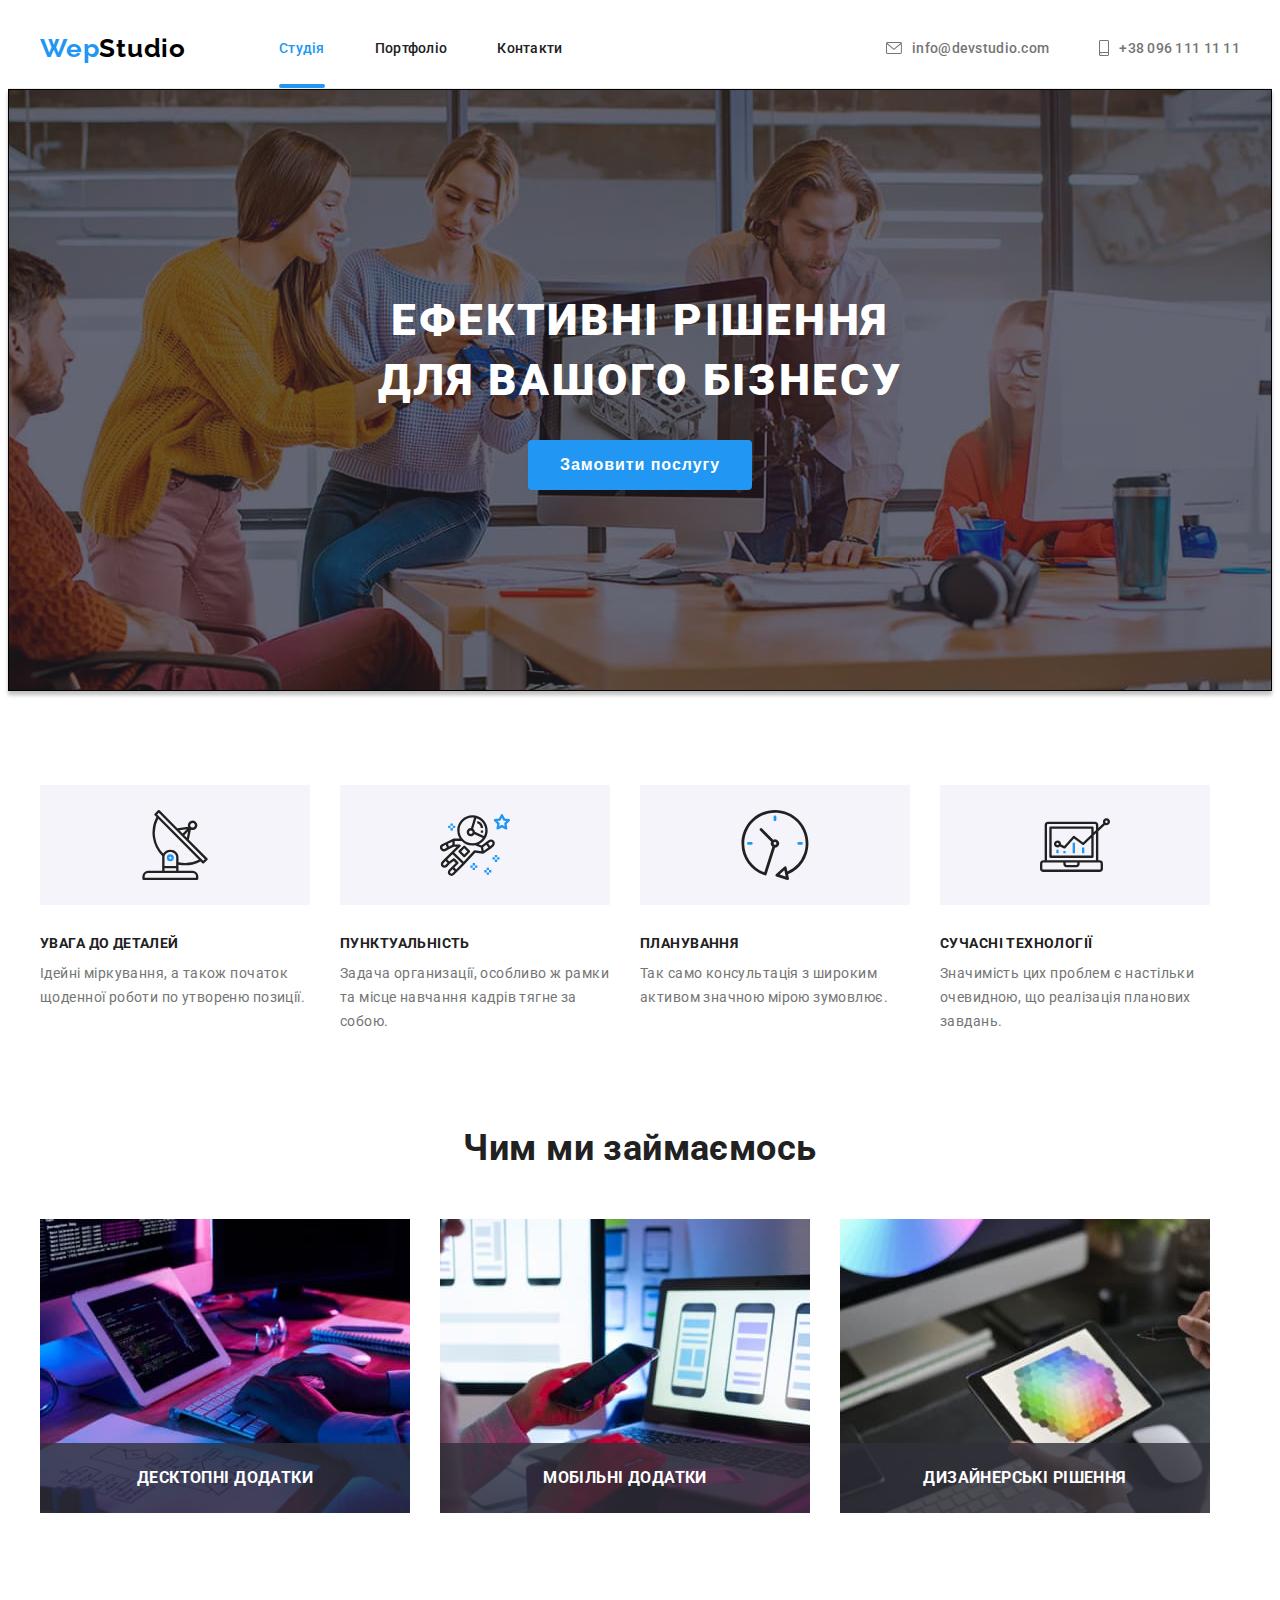
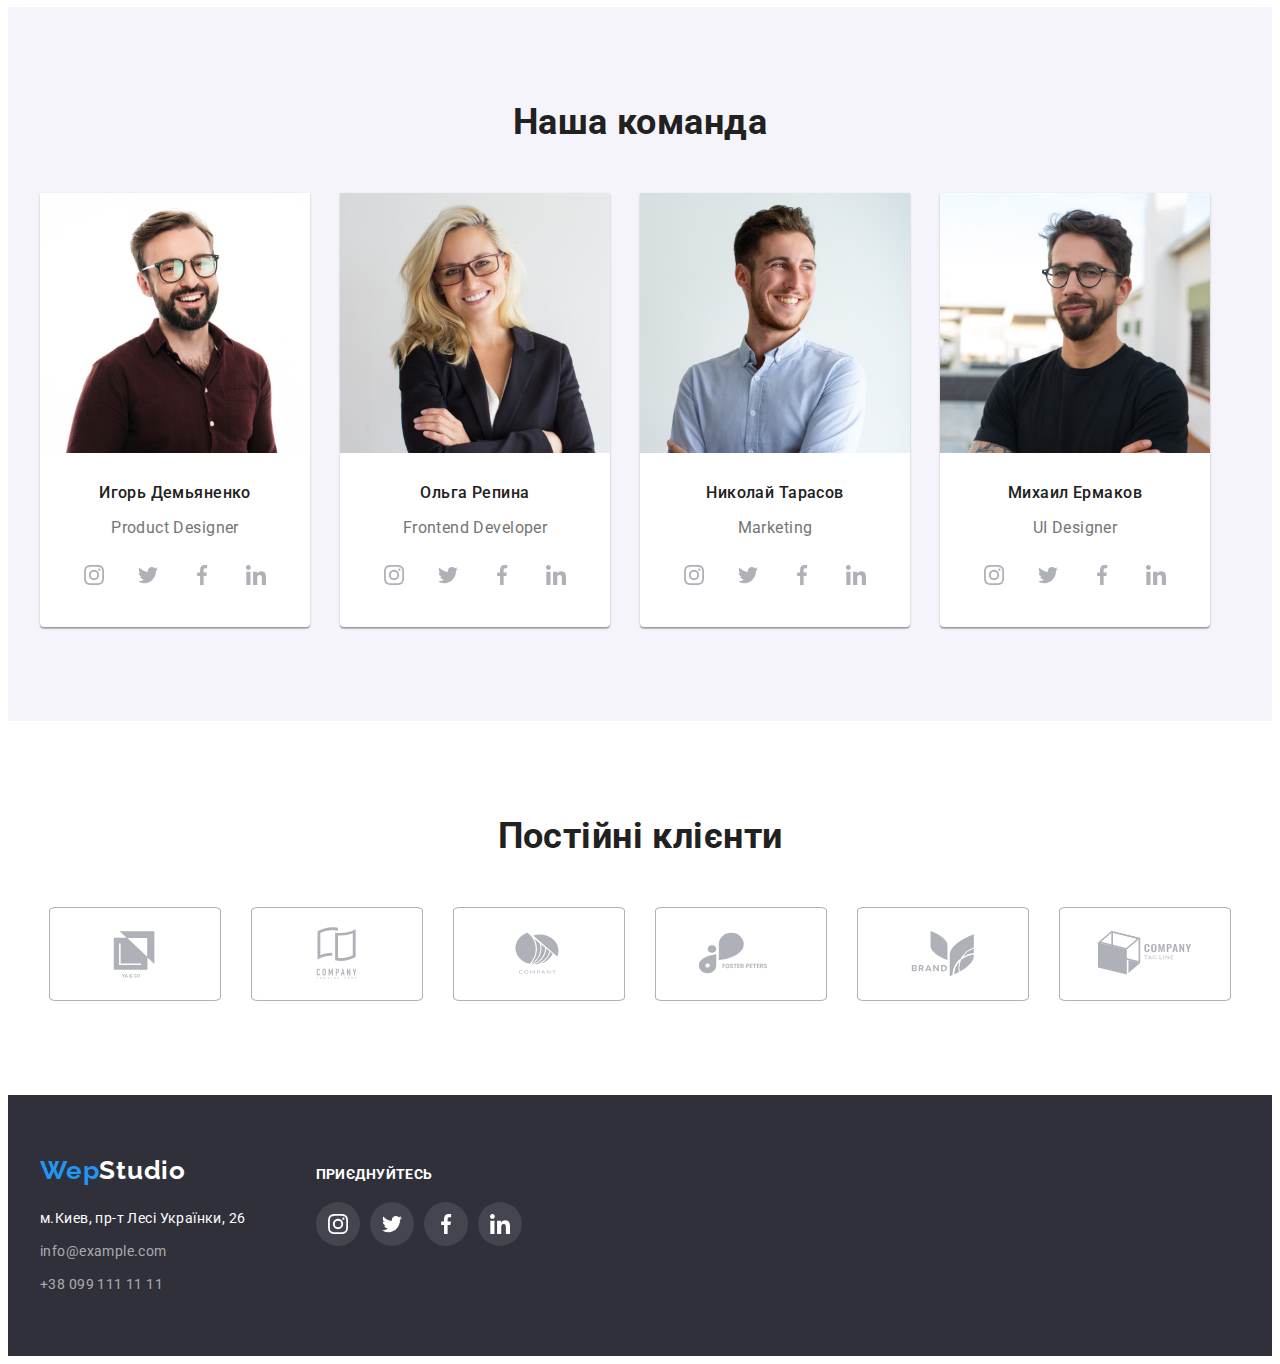
<file: index.html>
<!DOCTYPE html>
<html lang="uk">

<head>
    <meta charset="UTF-8">
    <meta http-equiv="X-UA-Compatible" content="IE=edge">
    <meta name="viewport" content="width=device-width, initial-scale=1.0">
    <title>Demo site hw4</title>
    <link rel="preconnect" href="https://fonts.googleapis.com">
    <link rel="preconnect" href="https://fonts.gstatic.com" crossorigin>
    <link href="https://fonts.googleapis.com/css2?family=Raleway:wght@700&family=Roboto:wght@400;500;700&display=swap"
        rel="stylesheet">
    <link rel="stylesheet" href="https://cdnjs.cloudflare.com/ajax/libs/modern-normalize/1.1.0/modern-normalize.min.css"
        integrity="sha512-wpPYUAdjBVSE4KJnH1VR1HeZfpl1ub8YT/NKx4PuQ5NmX2tKuGu6U/JRp5y+Y8XG2tV+wKQpNHVUX03MfMFn9Q=="
        crossorigin="anonymous" referrerpolicy="no-referrer" />
    <link rel="stylesheet" href="./css/style.css">
</head>

<body>

    <header class="header header-border">
        <div class="container">
            <nav class="nav">
                <a href="./index.html" class="logo link">Wep<span class="logo-black">Studio</span></a>
                <ul class="nav-list list">
                    <li class="nav-item">
                        <a href="./index.html" class="nav-link link current">Студія</a>
                    </li>
                    <li class="nav-item">
                        <a href="./portfolio.html" class="nav-link link">Портфоліо</a>
                    </li>
                    <li class="nav-item">
                        <a href="#" class="nav-link link">Контакти</a>
                    </li>
                </ul>
            </nav>
            <ul class="contacts-list list">
                <li class="contacts-item">                    
                    <a href="mailto:info@devstudio.com"
                        class="contacts-link link">
                        <svg class="contacts-icons" width="16px" height="12px">
                          <use href="./img/icons.svg#icon-envelope"></use>
                        </svg>
                        info@devstudio.com
                    </a>
                    </li>
                <li class="contacts-item">
                    <a href="tel:+380961111111" class="contacts-link link">
                <svg class="contacts-icons" width="10px" height="16px">
                    <use href="./img/icons.svg#icon-smartphone"></use>
                </svg>
                    +38 096 111 11 11
                </a>
                </li>
            </ul>

        </div>
    </header>

    <!--Herroy section-->

    <main>
        <section class="hero-section">
            <div class="container hero-container">
                <h1 class="hero-title">Ефективні рішення <br> для вашого бізнесу</h1>
                <button type="button" class="hero-button" data-modal-open>Замовити послугу</button>
            </div>
        </section>

        <!--Scils section-->

        <section class="scils">
            <div class="container">                
                <h2 class="visually-hidden">Що ми пропонуєпо</h2>
                <ul class="scils-list list">
                    <li class="scils-link link">
                        <div class="scils-box">
                            <svg class="scils-icons" width="70px" height="70px">
                                <use href="./img/icons.svg#icon-antenna"></use>
                            </svg>
                        </div>
                        <h3 class="skils-title">Увага до деталей</h3>
                        <p class="scils-text">Ідейні міркування, а також початок щоденної роботи по утвореню позиції.
                        </p>
                    </li>
                    <li class="scils-link link">
                        <div class="scils-box">
                            <svg class="scils-icons" width="70px" height="70px">
                                <use href="./img/icons.svg#icon-astronaut"></use>
                            </svg>
                        </div>
                        <h3 class="skils-title">Пунктуальність</h3>
                        <p class="scils-text">Задача организації, особливо ж рамки та місце навчання кадрів тягне за
                            собою.</p>
                    </li>
                    <li class="scils-link link">
                        <div class="scils-box">
                            <svg class="scils-icons" width="70px" height="70px">
                                <use href="./img/icons.svg#icon-clock"></use>
                            </svg>
                        </div>
                        <h3 class="skils-title">Планування</h3>
                        <p class="scils-text">Так само консультація з широким активом значною мірою зумовлює.</p>
                    </li>
                    <li class="scils-link link">
                        <div class="scils-box">
                            <svg class="scils-icons" width="70px" height="70px">
                                <use href="./img/icons.svg#icon-diagram"></use>
                            </svg>
                        </div>
                        <h3 class="skils-title">Сучасні технології</h3>
                        <p class="scils-text">Значимість цих проблем є настільки очевидною, що реалізація планових
                            завдань.</p>
                    </li>

                </ul>
            </div>
        </section>

        <!--Woot duit section-->

        <section class="duit">
            <div class="container duit-container">
                <h2 class="section-title">Чим ми займаємось</h2>
                <ul class="duit-list list">
                    <li class="duit-item">
                        <div class="duit-position">
                            <img src="./img/p1.jpg" alt="кодим" width="370" height="294" class="duit-img">
                            <div class="duit-box">
                                <h3>ДЕСКТОПНІ ДОДАТКИ</h3>
                            </div>
                        </div>
                    </li>
                    <li class="duit-item">
                        <div class="duit-position">
                            <img src="./img/p2.jpg" alt="розробляєм" width="370" height="294" class="duit-img">
                            <div class="duit-box">
                                <h3>МОБІЛЬНІ ДОДАТКИ</h3>
                            </div>  
                        </div>                          
                    </li>
                    <li class="duit-item">
                        <div class="duit-position">
                            <img src="./img/p3.jpg" alt="тестуєм" width="370" height="294" class="duit-img">
                            <div class="duit-box">
                                <h3>ДИЗАЙНЕРСЬКІ РІШЕННЯ</h3>
                            </div>
                        </div>                        
                    </li>
                </ul>
            </div>
        </section>

        <!--Teem section-->

        <section class="teem">
            <div class="container">
                <h2 class="section-title">Наша команда</h2>
                <ul class="teem-list list">
                    <li class="teem-item">
                        <img src="./img/Teem1.jpg" alt="Игорь" width="270" height="260">
                        <div class="teem-card-box">
                            <h3 class="teem-title">Игорь Демьяненко</h3>
                            <p class="teem-text">Product Designer</p>
                            <ul class="list teem-icon-list">
                                <li>
                                    <a class="link teem-icon-link" href="#" target="_blank" rel="noopener noreferrer" aria-label="instagram">
                                        <svg class="teem-icons" width="20px" height="20px">
                                            <use href="./img/icons.svg#icon-instagram"></use>
                                        </svg>
                                    </a>
                                </li>   
                                <li>
                                    <a class="link teem-icon-link" href="#" target="_blank" rel="noopener noreferrer" aria-label="twitter">
                                        <svg class="teem-icons" width="20px" height="20px">
                                            <use href="./img/icons.svg#icon-twitter"></use>
                                        </svg>
                                    </a>
                                </li>
                                <li>
                                    <a class="link teem-icon-link" href="#" target="_blank" rel="noopener noreferrer" aria-label="facebook">
                                        <svg class="teem-icons" width="20px" height="20px">
                                            <use href="./img/icons.svg#icon-facebook"></use>
                                        </svg>
                                    </a>
                                </li>
                                <li>
                                    <a class="link teem-icon-link" href="#" target="_blank" rel="noopener noreferrer" aria-label="linkedin">
                                        <svg class="teem-icons" width="20px" height="20px">
                                            <use href="./img/icons.svg#icon-linkedin"></use>
                                        </svg>
                                    </a>                                    
                                </li>
                            </ul>
                            
                        </div>
                    </li>
                    <li class="teem-item">
                        <img src="./img/olga.jpg" alt="Ольга" width="270" height="260">
                        <div class="teem-card-box">
                            <h3 class="teem-title">Ольга Репина</h3>
                            <p class="teem-text">Frontend Developer</p>
                            <ul class="list teem-icon-list">
                                <li>
                                    <a class="link teem-icon-link" href="#" target="_blank" rel="noopener noreferrer" aria-label="instagram">
                                        <svg class="teem-icons" width="20px" height="20px">
                                            <use href="./img/icons.svg#icon-instagram"></use>
                                        </svg>
                                    </a>
                                </li>
                                <li>
                                    <a class="link teem-icon-link" href="#" target="_blank" rel="noopener noreferrer" aria-label="twitter">
                                        <svg class="teem-icons" width="20px" height="20px">
                                            <use href="./img/icons.svg#icon-twitter"></use>
                                        </svg>
                                    </a>
                                </li>
                                <li>
                                    <a class="link teem-icon-link" href="#" target="_blank" rel="noopener noreferrer" aria-label="facebook">
                                        <svg class="teem-icons" width="20px" height="20px">
                                            <use href="./img/icons.svg#icon-facebook"></use>
                                        </svg>
                                    </a>
                                </li>
                                <li>
                                    <a class="link teem-icon-link" href="#" target="_blank" rel="noopener noreferrer" aria-label="linkedin">
                                        <svg class="teem-icons" width="20px" height="20px">
                                            <use href="./img/icons.svg#icon-linkedin"></use>
                                        </svg>
                                    </a>                                    
                                </li>
                            </ul>
                        </div>
                    </li>
                    <li class="teem-item">
                        <img src="./img/Teem3.jpg" alt="Николай" width="270" height="260">
                        <div class="teem-card-box">
                            <h3 class="teem-title">Николай Тарасов</h3>
                            <p class="teem-text">Marketing</p>
                            <ul class="list teem-icon-list">
                                <li>
                                    <a class="link teem-icon-link" href="#" target="_blank" rel="noopener noreferrer" aria-label="instagram">
                                        <svg class="teem-icons" width="20px" height="20px">
                                            <use href="./img/icons.svg#icon-instagram"></use>
                                        </svg>
                                    </a>
                                </li>
                                <li>
                                    <a class="link teem-icon-link" href="#" target="_blank" rel="noopener noreferrer" aria-label="twitter">
                                        <svg class="teem-icons" width="20px" height="20px">
                                            <use href="./img/icons.svg#icon-twitter"></use>
                                        </svg>
                                    </a>
                                </li>
                                <li>
                                    <a class="link teem-icon-link" href="#" target="_blank" rel="noopener noreferrer" aria-label="facebook">
                                        <svg class="teem-icons" width="20px" height="20px">
                                            <use href="./img/icons.svg#icon-facebook"></use>
                                        </svg>
                                    </a>
                                </li>
                                <li>
                                    <a class="link teem-icon-link" href="#" target="_blank" rel="noopener noreferrer" aria-label="linkedin">
                                        <svg class="teem-icons" width="20px" height="20px">
                                            <use href="./img/icons.svg#icon-linkedin"></use>
                                        </svg>                                   
                                    </a>
                                </li>
                            </ul>
                        </div>
                    </li>
                    <li class="teem-item">
                        <img src="./img/Teem4.jpg" alt="Михаил" width="270" height="260">
                        <div class="teem-card-box">
                            <h3 class="teem-title">Михаил Ермаков</h3>
                            <p class="teem-text">UI Designer</p>
                            <ul class="list teem-icon-list">
                                <li>
                                    <a class="link teem-icon-link" href="#" target="_blank" rel="noopener noreferrer" aria-label="instagram">
                                        <svg class="teem-icons" width="20px" height="20px">
                                            <use href="./img/icons.svg#icon-instagram"></use>
                                        </svg>
                                    </a>
                                </li>
                                <li>
                                    <a class="link teem-icon-link" href="#" target="_blank" rel="noopener noreferrer" aria-label="twitter">
                                        <svg class="teem-icons" width="20px" height="20px">
                                            <use href="./img/icons.svg#icon-twitter"></use>
                                        </svg>
                                    </a>
                                </li>
                                <li>
                                    <a class="link teem-icon-link" href="#" target="_blank" rel="noopener noreferrer" aria-label="facebook">
                                        <svg class="teem-icons" width="20px" height="20px">
                                            <use href="./img/icons.svg#icon-facebook"></use>
                                        </svg>
                                    </a>
                                </li>
                                <li>
                                    <a class="link teem-icon-link" href="#" target="_blank" rel="noopener noreferrer" aria-label="linkedin">
                                        <svg class="teem-icons" width="20px" height="20px">
                                            <use href="./img/icons.svg#icon-linkedin"></use>
                                        </svg>                                    
                                    </a>
                                </li>
                            </ul>
                        </div>
                    </li>
                </ul>
            </div>
        </section>

        <!-- clients section -->
        <section class="clients">
            <div class="container">
                <h2 class="section-title">Постійні клієнти</h2>
                <ul class="list clients-list">
                    <li class="clients-item">
                        <a class="link clients-icon-link" href="#" target="_blank" rel="noopener noreferrer" aria-label="логотип першої компанії">
                            <svg class="clients-icons" width="106px" height="60px">
                                <use href="./img/icons.svg#icon-Logo-1"></use>
                            </svg>
                        </a>
                    </li>
                    <li class="clients-item">
                        <a class="link clients-icon-link" href="#" target="_blank" rel="noopener noreferrer"
                            aria-label="логотип другої компанії">
                            <svg class="clients-icons" width="106px" height="60px">
                                <use href="./img/icons.svg#icon-Logo-2"></use>
                            </svg>
                        </a>
                    </li>
                    <li class="clients-item">
                        <a class="link clients-icon-link" href="#" target="_blank" rel="noopener noreferrer"
                            aria-label="логотип третьої компанії">
                            <svg class="clients-icons" width="106px" height="60px">
                                <use href="./img/icons.svg#icon-Logo-3"></use>
                            </svg>
                        </a>
                    </li>
                    <li class="clients-item">
                        <a class="link clients-icon-link" href="#" target="_blank" rel="noopener noreferrer"
                            aria-label="логотип четвертої компанії">
                            <svg class="clients-icons" width="106px" height="60px">
                                <use href="./img/icons.svg#icon-Logo-4"></use>
                            </svg>
                        </a>
                    </li>
                    <li class="clients-item">
                        <a class="link clients-icon-link" href="#" target="_blank" rel="noopener noreferrer"
                            aria-label="логотип пятої компанії">
                            <svg class="clients-icons" width="106px" height="60px">
                                <use href="./img/icons.svg#icon-Logo-5"></use>
                            </svg>
                        </a>
                    </li>
                    <li class="clients-item">
                        <a class="link clients-icon-link" href="#" target="_blank" rel="noopener noreferrer"
                            aria-label="логотип шостої компанії">
                            <svg class="clients-icons" width="106px" height="60px">
                                <use href="./img/icons.svg#icon-Logo-6"></use>
                            </svg>
                        </a>
                    </li>
                </ul>
            </div>
        </section>

    </main>

    <!--Footer-->

    <footer class="footer">
        <div class="container footer-conteiner">
            <div>
                <a href="./index.html" class="logo link">Wep<span class="logo-white">Studio</span></a>
                <address class="address">
                    <ul class="list footer-list">
                        <li class="footer-item"><a href="https://goo.gl/maps/E31LjMS4C6WuwfjZA" target="_blank"
                                rel="noopener nofollow noreferrer" class="map link">
                                м.Киев, пр-т Лесі Українки, 26</a></li>
                        <li class="footer-item"><a href="mailto:info@example.com" class="link">info@example.com</a></li>
                        <li class="footer-item"><a href="tel:+380991111111" class="link">+38 099 111 11 11</a></li>
                    </ul>
                </address>
            </div>
            <div class="social">
                <h2 class="footer-title">Приєднуйтесь</h2>
                <ul class="list footer-icon-list">
                    <li>
                        <a class="link footer-icon-link" href="#" target="_blank" rel="noopener noreferrer" aria-label="instagram">
                            <svg class="footer-icons" width="20px" height="20px">
                                <use href="./img/icons.svg#icon-instagram"></use>
                            </svg>
                        </a>
                    </li>
                    <li>
                        <a class="link footer-icon-link" href="#" target="_blank" rel="noopener noreferrer" aria-label="twitter">
                            <svg class="footer-icons" width="20px" height="20px">
                                <use href="./img/icons.svg#icon-twitter"></use>
                            </svg>
                        </a>
                    </li>
                    <li>
                        <a class="link footer-icon-link" href="#" target="_blank" rel="noopener noreferrer" aria-label="facebook">
                            <svg class="footer-icons" width="20px" height="20px">
                                <use href="./img/icons.svg#icon-facebook"></use>
                            </svg>
                        </a>
                    </li>
                    <li>
                        <a class="link footer-icon-link" href="#" target="_blank" rel="noopener noreferrer" aria-label="linkedin">
                            <svg class="footer-icons" width="20px" height="20px">
                                <use href="./img/icons.svg#icon-linkedin"></use>
                            </svg>
                        </a>                        
                    </li>
                </ul>
            </div>
        </div>
    </footer>

<!-- Modal window -->

    <div class="backdrop is-hidden" data-modal >
        <div class="modal">
            <button class="modal-button" data-modal-close>
                <svg class="modal-icons" width="18px" height="18px">
                    <use href="./img/icons.svg#icon-close"></use>
                </svg>
            </button>
        </div>
    </div>

    <script src="./js/modal.js"></script>
</body>

</html>
</file>
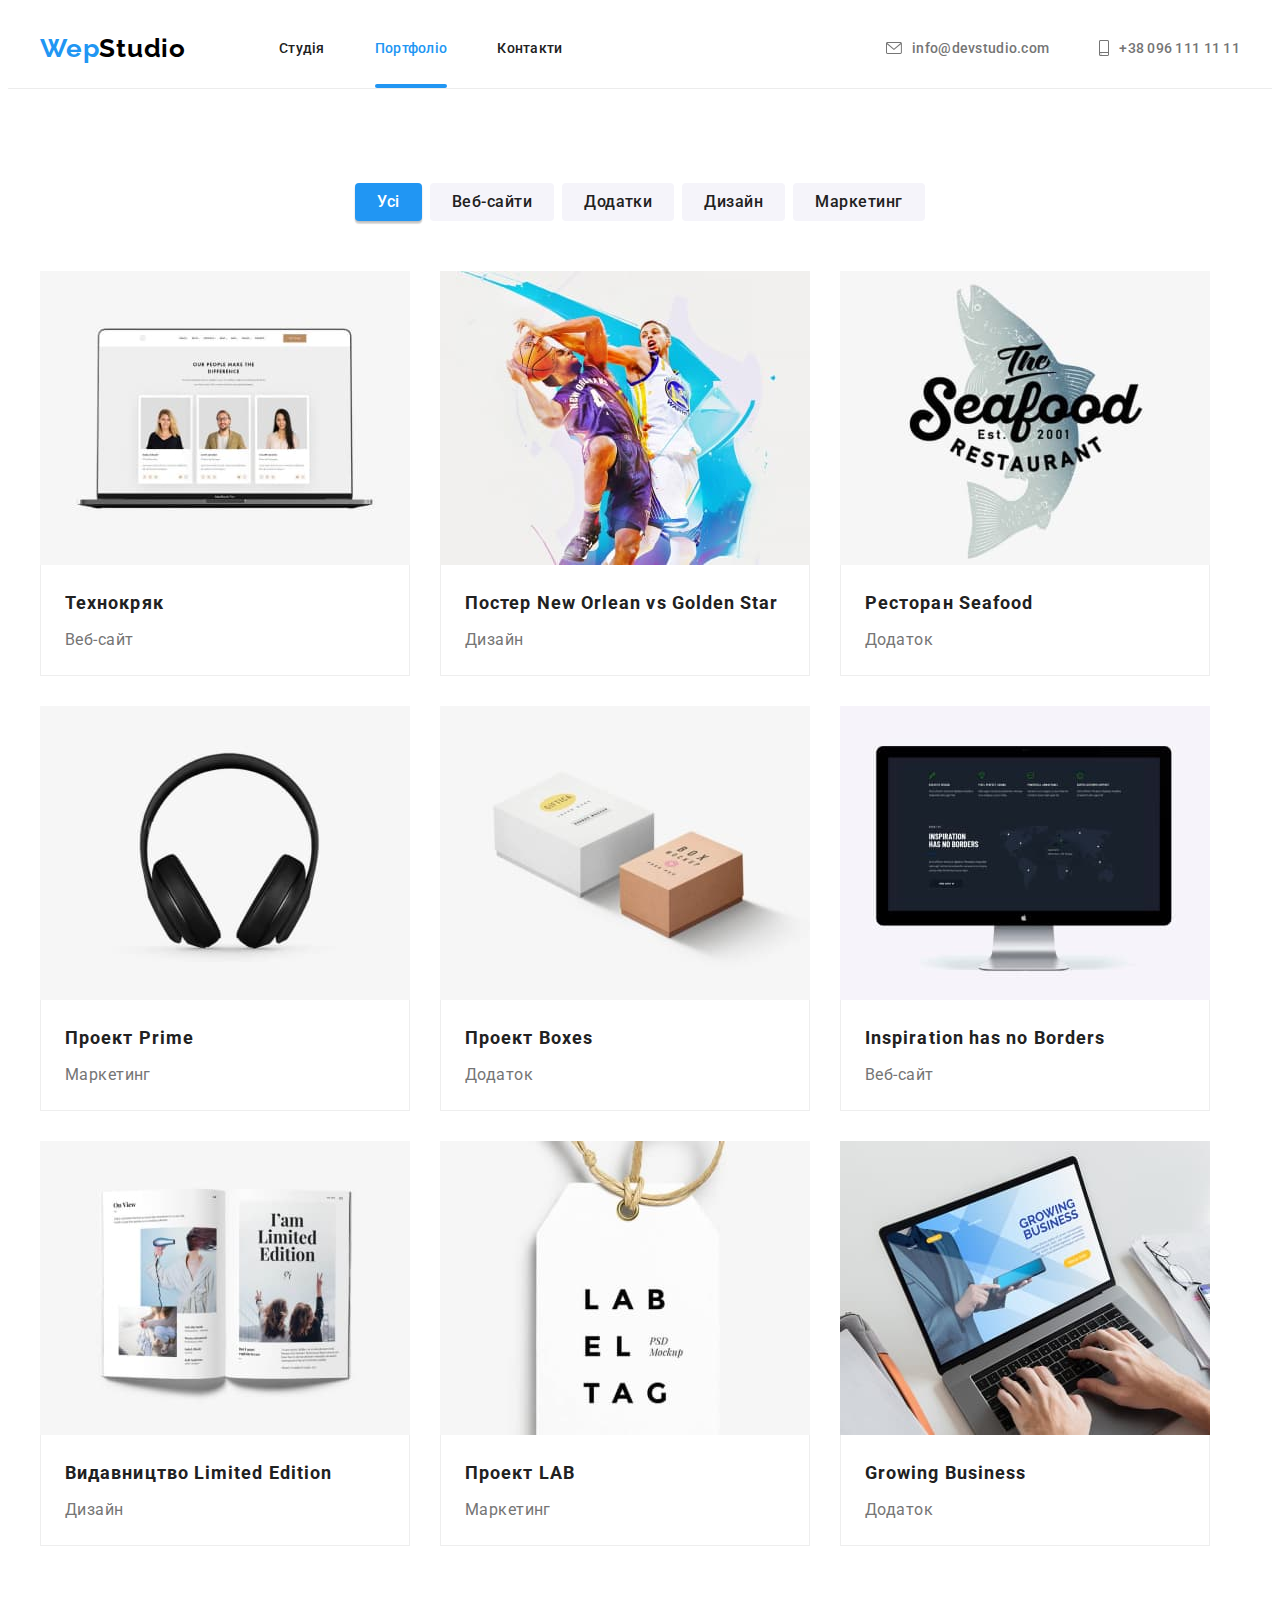
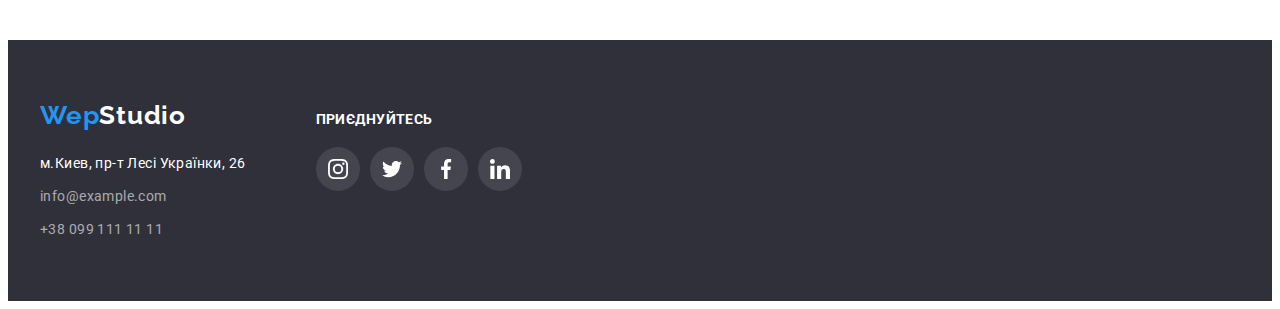
<file: portfolio.html>
<!DOCTYPE html>
<html lang="uk">

<head>
    <meta charset="UTF-8">
    <meta http-equiv="X-UA-Compatible" content="IE=edge">
    <meta name="viewport" content="width=device-width, initial-scale=1.0">
    <title>demo site hw4 portfolio</title>
    <link rel="preconnect" href="https://fonts.googleapis.com">
    <link rel="preconnect" href="https://fonts.gstatic.com" crossorigin>
    <link href="https://fonts.googleapis.com/css2?family=Raleway:wght@700&family=Roboto:wght@400;500;700&display=swap"
        rel="stylesheet">
    <link rel="stylesheet" href="https://cdnjs.cloudflare.com/ajax/libs/modern-normalize/1.1.0/modern-normalize.min.css"
        integrity="sha512-wpPYUAdjBVSE4KJnH1VR1HeZfpl1ub8YT/NKx4PuQ5NmX2tKuGu6U/JRp5y+Y8XG2tV+wKQpNHVUX03MfMFn9Q=="
        crossorigin="anonymous" referrerpolicy="no-referrer" />
    <link rel="stylesheet" href="./css/style.css">
</head>

<body>
    <header class="header header-border">
        <div class="container">
            <nav class="nav">
                <a href="./index.html" class="logo link">Wep<span class="logo-black">Studio</span></a>
                <ul class="nav-list list">
                    <li class="nav-item">
                        <a href="./index.html" class="nav-link link">Студія</a>
                    </li>
                    <li class="nav-item">
                        <a href="./portfolio.html" class="nav-link link current">Портфоліо</a>
                    </li>
                    <li class="nav-item">
                        <a href="#" class="nav-link link">Контакти</a>
                    </li>
                </ul>
            </nav>
            <ul class="contacts-list list">
                <li class="contacts-item">
    
                    <a href="mailto:info@devstudio.com" class="contacts-link link">
                        <svg class="contacts-icons" width="16px" height="12px">
                            <use href="./img/icons.svg#icon-envelope"></use>
                        </svg>
                        info@devstudio.com
                    </a>
                </li>
                <li class="contacts-item"><a href="tel:+380961111111" class="contacts-link link">
                        <svg class="contacts-icons" width="10px" height="16px">
                            <use href="./img/icons.svg#icon-smartphone"></use>
                        </svg>
                        +38 096 111 11 11
                    </a>
                </li>
            </ul>
    
        </div>
    </header>

    <main>
        <!-- section link -->
        <section>
            <div class="container">
                <h1 class="visually-hidden">Список посилань</h1>
                <ul class="button-list list">
                    <li>
                        <button type=button class="item-button current-button">Усі</button>
                    </li>
                    <li>
                        <button type=button class="item-button">Веб-сайти</button>
                    </li>
                    <li>
                        <button type=button class="item-button">Додатки</button>
                    </li>
                    <li>
                        <button type=button class="item-button">Дизайн</button>
                    </li>
                    <li>
                        <button type=button class="item-button">Маркетинг</button>
                    </li>
                </ul>

                <!-- projects-->

                <ul class="list container-projects">
                    <li class="projects-item">
                        <a href="#" class="projects-link link">
                            <div class="projects-img">
                                <img src="./img/технокряк.jpg" alt="ноутбук з сайтом в моніторі" width="370" height="294">
                                <div class="overlay">
                                    <p class="overlay-text">Ресурс пропонує комплексні пропозиції з різним рівнем функціоналу та сервісів. Все це
                                        дозволить відвідувачу отримати
                                        вичерпні відомості про компанію чи приватну особу</p>
                                </div>
                            </div>                            
                            <div class="projects-wrapper">
                                <h2 class="projects-title">Технокряк</h2>
                                <p class="projects-text">Веб-сайт</p>
                            </div>
                        </a>
                    </li>
                    <li class="projects-item">
                        <a href="#" class="projects-link link">
                            <div class="projects-img">
                            <img src="./img/постер.jpg" alt="два баскетболісти" width="370" height="294">
                                <div class="overlay">
                                    <p class="overlay-text">Ресурс пропонує комплексні пропозиції з різним рівнем функціоналу та сервісів. Все це
                                        дозволить відвідувачу отримати
                                        вичерпні відомості про компанію чи приватну особу</p>
                                </div>
                            </div>
                            <div class="projects-wrapper">
                                <h2 class="projects-title">Постер <span lang="en">New Orlean vs Golden Star</span></h2>
                                <p class="projects-text">Дизайн</p>
                            </div>
                        </a>
                    </li>
                    <li class="projects-item">
                        <a href="#" class="projects-link link">
                            <div class="projects-img">
                            <img src="./img/ресторан.jpg" alt="логотип ресторану" width="370" height="294">
                                <div class="overlay">
                                    <p class="overlay-text">Ресурс пропонує комплексні пропозиції з різним рівнем функціоналу та сервісів. Все це
                                        дозволить відвідувачу отримати
                                        вичерпні відомості про компанію чи приватну особу</p>
                                </div>
                            </div>
                            <div class="projects-wrapper">
                                <h2 class="projects-title">Ресторан <span lang="en">Seafood</span></h2>
                                <p class="projects-text">Додаток</p>
                            </div>
                        </a>
                    </li>
                    <li class="projects-item">
                        <a href="#" class="projects-link link">
                            <div class="projects-img">
                            <img src="./img/проект_прайм.jpg" alt="наушники" width="370" height="294">
                                <div class="overlay">
                                    <p class="overlay-text">Ресурс пропонує комплексні пропозиції з різним рівнем функціоналу та сервісів. Все це
                                        дозволить відвідувачу отримати
                                        вичерпні відомості про компанію чи приватну особу</p>
                                </div>
                            </div>
                            <div class="projects-wrapper">
                                <h2 class="projects-title">Проект <span lang="en">Prime</span></h2>
                                <p class="projects-text">Маркетинг</p>
                            </div>
                        </a>
                    </li>
                    <li class="projects-item">
                        <a href="#" class="projects-link link">
                            <div class="projects-img">
                            <img src="./img/проект_бокс.jpg" alt="дві коробочки" width="370" height="294">
                                <div class="overlay">
                                    <p class="overlay-text">Ресурс пропонує комплексні пропозиції з різним рівнем функціоналу та сервісів. Все це
                                        дозволить відвідувачу отримати
                                        вичерпні відомості про компанію чи приватну особу</p>
                                </div>
                            </div>
                            <div class="projects-wrapper">
                                <h2 class="projects-title">Проект <span lang="en">Boxes</span></h2>
                                <p class="projects-text">Додаток</p>
                            </div>
                        </a>
                    </li>
                    <li class="projects-item">
                        <a href="#" class="projects-link link">
                            <div class="projects-img">
                            <img src="./img/iнспірайшон.jpg" alt="монітор компютера" width="370" height="294">
                                <div class="overlay">
                                    <p class="overlay-text">Ресурс пропонує комплексні пропозиції з різним рівнем функціоналу та сервісів. Все це
                                        дозволить відвідувачу отримати
                                        вичерпні відомості про компанію чи приватну особу</p>
                                </div>
                            </div>
                            <div class="projects-wrapper">
                                <h2 lang="en" class="projects-title">Inspiration has no Borders</h2>
                                <p class="projects-text">Веб-сайт</p>
                            </div>
                        </a>
                    </li>
                    <li class="projects-item">
                        <a href="#" class="projects-link link">
                            <div class="projects-img">
                            <img src="./img/Видавництво.jpg" alt="книжка з малюнками" width="370" height="294">
                                <div class="overlay">
                                    <p class="overlay-text">Ресурс пропонує комплексні пропозиції з різним рівнем функціоналу та сервісів. Все це
                                        дозволить відвідувачу отримати
                                        вичерпні відомості про компанію чи приватну особу</p>
                                </div>
                            </div>
                            <div class="projects-wrapper">
                                <h2 class="projects-title">Видавництво <span lang="en">Limited Edition</span></h2>
                                <p class="projects-text">Дизайн</p>
                            </div>
                        </a>
                    </li>
                    <li class="projects-item">
                        <a href="#" class="projects-link link">
                            <div class="projects-img">
                            <img src="./img/проект_лаб.jpg" alt="ярлик з логотипом" width="370" height="294">
                                <div class="overlay">
                                    <p class="overlay-text">Ресурс пропонує комплексні пропозиції з різним рівнем функціоналу та сервісів. Все це
                                        дозволить відвідувачу отримати
                                        вичерпні відомості про компанію чи приватну особу</p>
                                </div>
                            </div>
                            <div class="projects-wrapper">
                                <h2 class="projects-title">Проект <span lang="en">LAB</span></h2>
                                <p class="projects-text">Маркетинг</p>
                            </div>
                        </a>
                    </li>
                    <li class="projects-item">
                        <a href="#" class="projects-link link">
                            <div class="projects-img">
                            <img src="./img/бізнес.jpg" alt="людина друкує на ноутбуці" width="370" height="294">
                                <div class="overlay">
                                    <p class="overlay-text">Ресурс пропонує комплексні пропозиції з різним рівнем функціоналу та сервісів. Все це
                                        дозволить відвідувачу отримати
                                        вичерпні відомості про компанію чи приватну особу</p>
                                </div>
                            </div>
                            <div class="projects-wrapper">
                                <h2 lang="en" class="projects-title">Growing Business</h2>
                                <p class="projects-text">Додаток</p>
                            </div>
                        </a>
                    </li>
                </ul>
            </div>
        </section>

    </main>

    <footer class="footer">
        <div class="container footer-conteiner">
            <div>
                <a href="./index.html" class="logo link">Wep<span class="logo-white">Studio</span></a>
                <address class="address">
                    <ul class="list footer-list">
                        <li class="footer-item"><a href="https://goo.gl/maps/E31LjMS4C6WuwfjZA" target="_blank"
                                rel="noopener nofollow noreferrer" class="map link">
                                м.Киев, пр-т Лесі Українки, 26</a></li>
                        <li class="footer-item"><a href="mailto:info@example.com" class="link">info@example.com</a></li>
                        <li class="footer-item"><a href="tel:+380991111111" class="link">+38 099 111 11 11</a></li>
                    </ul>
                </address>
            </div>
            <div class="social">
                <h2 class="footer-title">Приєднуйтесь</h2>
                <ul class="list footer-icon-list">
                    <li>
                        <a class="link footer-icon-link" href="#" target="_blank" rel="noopener noreferrer"
                            aria-label="instagram">
                            <svg class="footer-icons" width="20px" height="20px">
                                <use href="./img/icons.svg#icon-instagram"></use>
                            </svg>
                        </a>
                    </li>
                    <li>
                        <a class="link footer-icon-link" href="#" target="_blank" rel="noopener noreferrer"
                            aria-label="twitter">
                            <svg class="footer-icons" width="20px" height="20px">
                                <use href="./img/icons.svg#icon-twitter"></use>
                            </svg>
                        </a>
                    </li>
                    <li>
                        <a class="link footer-icon-link" href="#" target="_blank" rel="noopener noreferrer"
                            aria-label="facebook">
                            <svg class="footer-icons" width="20px" height="20px">
                                <use href="./img/icons.svg#icon-facebook"></use>
                            </svg>
                        </a>
                    </li>
                    <li>
                        <a class="link footer-icon-link" href="#" target="_blank" rel="noopener noreferrer"
                            aria-label="linkedin">
                            <svg class="footer-icons" width="20px" height="20px">
                                <use href="./img/icons.svg#icon-linkedin"></use>
                            </svg>
                        </a>                        
                    </li>
                </ul>
            </div>
        </div>
    </footer>
</body>

</html>
</file>
<file: css/style.css>
:root {
    /* color */
    --primary-color: #212121;
    --secondary-color: #757575;
    --accent-color: #2196F3;
    --black-color: #000000;
    --white-color: #ffffff;
    --icons-color: #AFB1B8;
    --foter-color: rgba(255, 255, 255, 0.6);

    /* background color */

    --accent-bg-cl: #2F303A;
    --teem-bg-cl: #F5F4FA;

    /* others */

    --animation: 250ms cubic-bezier(0.4, 0, 0.2, 1)
}

/* fons */

/* body */

body {
    font-family: 'Roboto', sans-serif;
    font-weight: 400;
    font-size: 14px;
    line-height: calc(24 / 14);
    letter-spacing: 0.03em;
    color: var(--secondary-color);
}

h1,
h2,
h3,
h4,
h5,
h6,
p {
    margin: 0;
}

a {
    margin: 0;

}

img {
    display: block;
}

.list {
    list-style: none;
    margin: 0;
    padding: 0;
}

.link {
    text-decoration: none;
    color: currentColor;
}

/* conteyner */

.container {
    width: 1200px;
    padding-left: 15px;
    padding-right: 15px;
    margin-left: auto;
    margin-right: auto;
}

/* heder */


/* logo */
.header {
    font-weight: 500;
    line-height: calc(16 / 14);
    letter-spacing: 0.02em;

}

.header .container {
    display: flex;
    align-items: center;
}

.header-border {
    border-bottom: 1px solid #ECECEC;
}

.logo {
    font-family: 'Raleway';
    font-style: normal;
    font-weight: 700;
    font-size: 26px;
    line-height: calc(31 /26);
    letter-spacing: 0.03em;
    color: var(--accent-color);
}

.logo-black {
    color: var(--black-color);
}

.logo-white {
    color: var(--white-color);
}

/* navigation */
.nav {
    margin-right: auto;
    color: var(--primary-color);
    display: flex;
    align-items: center;
}

.nav-list,
.contacts-list {
    gap: 50px;
    display: flex;
    align-items: center;
}

.nav-list {
    margin-left: 93px;
}

.nav-item {
    position: relative;
}

.current {    
    color: var(--accent-color);
}

.current::after {
    content:"";
    position: absolute;
    left: 0;
    bottom: 0;

    display: block;
    width: 100%;
    height: 4px;
    border-radius: 4px;
    background-color: var(--accent-color);
}

.nav-link:hover,
.nav-link:focus {
    color: var(--accent-color);
}

.nav-link {
    transition: color var(--animation);
    display: block;
    padding-bottom: 32px;
    padding-top: 32px;
}

.contacts-link {
    display: flex;
    align-items: center;
    justify-content: center;
    transition: color var(--animation);
}

/* contacts */

.contacts-icons {
    margin-right: 10px;
    fill: currentColor;
}

.contacts-link:hover,
.contacts-link:focus {
    color: var(--accent-color);
}

/* main */

section {
    padding-top: 94px;
    padding-bottom: 94px;
}

.visually-hidden {
    position: absolute;
    width: 1px;
    height: 1px;
    margin: -1px;
    border: 0;
    padding: 0;

    white-space: nowrap;
    clip-path: inset(100%);
    clip: rect(0 0 0 0);
    overflow: hidden;
}

/* Herroy */

.hero-section {
    background-image: linear-gradient(to right,
        rgba(47, 48, 58, 0.4),
        rgba(47, 48, 58, 0.4)),
        url(../img/bg-Img-hero.jpg);
    background-color: #C4C4C4; 
    border: 1px solid var(--black-color);
    box-shadow: 0px 4px 4px rgba(0, 0, 0, 0.25);
    max-width: 1600px;
    background-repeat: no-repeat;
    background-position: center;
    background-size: cover;
    padding-top: 200px;
    padding-bottom: 200px;
    margin: 0 auto;
    
}

.hero-container {
    
    display: flex;
    flex-direction: column;
}

.hero-title {
    margin: 0 auto 30px;
    color: var(--white-color);
    font-weight: 900;
    font-size: 44px;
    line-height: calc(60 / 44);
    text-align: center;
    letter-spacing: 0.06em;
    text-transform: uppercase;
}

.hero-button {
    margin: 0 auto;
    padding: 10px 32px;
    background-color: var(--accent-color);
    color: var(--white-color);
    font-weight: 700;
    font-size: 16px;
    line-height: calc(30/16);
    align-items: center;
    text-align: inherit;
    letter-spacing: 0.06em;
    border: none;
    border-radius: 4px;
    transition: background-color var(--animation), box-shadow var(--animation);
}

.hero-button:hover,
.hero-button:focus {
    background-color: #188CE8;
    box-shadow: 0px 4px 4px rgba(0, 0, 0, 0.15);
}

/* scils */

.skils-title {
    margin-bottom: 10px;
    color: var(--primary-color);
    font-weight: 700;
    font-size: 14px;
    line-height: calc(16 /14);
    letter-spacing: 0.03em;
    text-transform: uppercase;
}

.scils-list {
    display: flex;
    gap: 30px;
}

.scils-box {
    display: flex;
    align-items: center;
    justify-content: center;
    height: 120px;   
    margin-bottom: 30px;
    background-color: #F5F4FA;
}

.scils-link {
    width: 270px;
}

/* section title */

.section-title {
    color: var(--primary-color);
    font-weight: 700;
    font-size: 36px;
    line-height: calc(42 / 36);
    text-align: center
}

/* duit */

.duit {
    padding-top: 0;
}

.duit-list {    
    display: flex;
    gap: 30px;
}

.duit-position {
    position: relative;
}

.duit-box {
    position: absolute;
    left: 0;
    bottom: 0;
    display: flex;
    align-items: center;
    justify-content: center;
    background-color: rgba(47, 48, 58, 0.8);
    width: 370px;
    height: 70px;
    font-weight: 700;    
    line-height: calc(16 / 14);       
    color: var(--white-color);
}

/* teem */
.teem {
    background-color: var(--teem-bg-cl);
}

.section-title {
    margin-bottom: 50px;
}

.teem-list {
    display: flex;
    gap: 30px;
}


.teem-title {
    color: var(--primary-color);
    font-weight: 500;

    margin-bottom: 10px;

}

.teem-item {
    background-color: var(--white-color);
    box-shadow: 0px 1px 3px rgba(0, 0, 0, 0.12), 0px 1px 1px rgba(0, 0, 0, 0.14), 0px 2px 1px rgba(0, 0, 0, 0.2);
    border-radius: 0px 0px 4px 4px;
}

.teem-title,
.teem-text {
    font-size: 16px;
    line-height: calc(19 / 16);
    text-align: center;
    margin-bottom: 16px;
}

.teem-card-box {
    padding: 30px 10px;
}

.teem-icon-list {
    display: flex;
    align-items: center;
    justify-content: center;
    gap: 10px;
}

.teem-icon-link {
    display: flex;
    align-items: center;
    justify-content: center;
    width: 44px;
    height: 44px;
    border-radius: 50%; 
    color: var(--icons-color);  
    transition: background-color var(--animation), color var(--animation);
}

.teem-icon-link:hover,
.teem-icon-link:focus {
    background-color: var(--accent-color);
    color: var(--white-color);
}

.teem-icons {
 fill: currentColor;
}

/* clients */

.clients-list {
    display: flex;
    align-items: center;
    justify-content: center;
    gap: 30px;    
}

.clients-icon-link {
    display: flex;
    align-items: center;
    justify-content: center;
    width: 170px;
    height: 92px;    
    color: var(--icons-color);
    border: 1px solid var(--icons-color);
    border-radius: 4%;
    transition: border-color var(--animation), color var(--animation);
}

.clients-icon-link:hover,
.clients-icon-link:focus {
    border-color: var(--accent-color);
    color: var(--accent-color);
}

.clients-icons {
    fill: currentColor;
}


/* footer */

.footer {
    padding-top: 60px;
    padding-bottom: 60px;
    background-color: var(--accent-bg-cl);
}
 
.footer-conteiner {
    display: flex;
    align-items: baseline;
}

.address {
    margin-top: 20px;
    font-style: inherit;
    color: var(--foter-color)
}

.footer-list {
    display: block;
}

.footer-item:not(:last-child) {
    margin-bottom: 9px;
}

.map {
    color: var(--white-color);
}

.social {
    margin-left: 70px;
}

.footer-title {
    margin-bottom: 20px;
    font-weight: 700;
    font-size: 14px;
    line-height:calc(16 / 14);
    letter-spacing: 0.03em;
    text-transform: uppercase;    
    color: var(--white-color);
}

.footer-icon-list {
    display: flex;
    align-items: center;
    justify-content: center;
    gap: 10px;
}

.footer-icon-link {
    display: flex;
    align-items: center;
    justify-content: center;
    width: 44px;
    height: 44px;    
    border-radius: 50%;
    color: var(--white-color);
    background-color: rgba(255, 255, 255, 0.1);
    transition: background-color var(--animation);
}

.footer-icon-link:hover,
.footer-icon-link:focus {
    background-color: var(--accent-color);
}    

.footer-icons {    
    fill: currentColor;
}

/* portfolio */

/* link */

.button-list {
    display: flex;
    gap: 8px;
    margin-bottom: 50px;
    justify-content: center;

}

.item-button {
    padding: 6px 22px;
    font-family: inherit;
    color: var(--primary-color);
    background-color: var(--teem-bg-cl);
    font-weight: 500;
    font-size: 16px;
    line-height: calc(26 / 16);
    letter-spacing: 0.03em;
    border-radius: 4px;
    border: none;
    transition: background-color var(--animation), color var(--animation), box-shadow var(--animation);
}

.current-button {
    box-shadow: 0px 3px 1px rgba(0, 0, 0, 0.1), 0px 1px 2px rgba(0, 0, 0, 0.08), 0px 2px 2px rgba(0, 0, 0, 0.12);
    border-radius: 4px;
    color: var(--white-color);
    background-color: var(--accent-color);
}

.item-button:hover,
.item-button:focus {
    box-shadow: 0px 3px 1px rgba(0, 0, 0, 0.1), 0px 1px 2px rgba(0, 0, 0, 0.08), 0px 2px 2px rgba(0, 0, 0, 0.12);
    color: var(--white-color);
    background-color: var(--accent-color);
}

/* projects */
.projects-link {        
    transition: box-shadow var(--animation);
    display: block;
}

.projects-link:hover,
.projects-link:focus {    
    box-shadow: 0px 1px 1px rgba(0, 0, 0, 0.12), 0px 4px 4px rgba(0, 0, 0, 0.06), 1px 4px 6px rgba(0, 0, 0, 0.16);
}

.container-projects {
    display: flex;
    flex-wrap: wrap;
    gap: 30px;
}

.projects-wrapper {
    padding-bottom: 20px;
    padding-top: 20px;
    border: 1px solid #EEEEEE;
    border-top: none;
    padding-left: 24px;
    padding-right: 24px;
}

.projects-title {
    margin-bottom: 4px;
    color: var(--primary-color);
    font-weight: 700;
    font-size: 18px;
    line-height: 2.0;
    letter-spacing: 0.06em;
}

.projects-text {
    font-size: 16px;
    line-height: 1.87;
}

.projects-img {
    overflow: hidden;
    position: relative;
}

.overlay {
    position: absolute;
    top: 0;
    left: 0;
    transform: translateY(100%);
    width: 100%;
    height: 100%;
    background-color: rgba(33, 150, 243, 0.9);
    transition: transform var(--animation);
}

.overlay-text {
    display: flex;
    align-items: center;
    justify-content: center;

    padding: 63px 24px;
    
    font-size: 18px;
    line-height:calc(28 / 18);
    color: var(--white-color);
    text-align: center;

}

.projects-link:hover .overlay {
    transform: translateY(0%);
}

/* modal window */

.backdrop {
    position: fixed;

    top: 0;
    left: 0;
    width: 100%;
    height: 100%;

    background-color: rgba(0, 0, 0, 0.2);

    transition: opacity var(--animation), visibility var(--animation);
}

.modal {
    position: absolute;
    top: 50%;
    left: 50%;
    transform: translate(-50%, -50%) scale(1) rotate(0);
    width: 528px;
    height: 581px;
    background: var(--white-color);
    box-shadow: 0px 1px 3px rgba(0, 0, 0, 0.12), 0px 1px 1px rgba(0, 0, 0, 0.14), 0px 2px 1px rgba(0, 0, 0, 0.2);
    border-radius: 4px;
    transition: transform var(--animation);
}

.modal-button {
    position: absolute;
    top: 8px;
    right: 8px;    
    border-radius: 50%;
    width: 30px;
    height: 30px;
    display: flex;
    align-items: center;
    justify-content: center;
    background: var(--white-color);
    border: 1px solid rgba(0, 0, 0, 0.1);
    cursor: pointer;
}

.backdrop.is-hidden {
    opacity: 0;
    visibility: hidden;
    pointer-events: none;
}

.backdrop.is-hidden .modal {
    transform: translate(-50%, -50%) scale(0.3) rotate(1turn);
}
</file>
